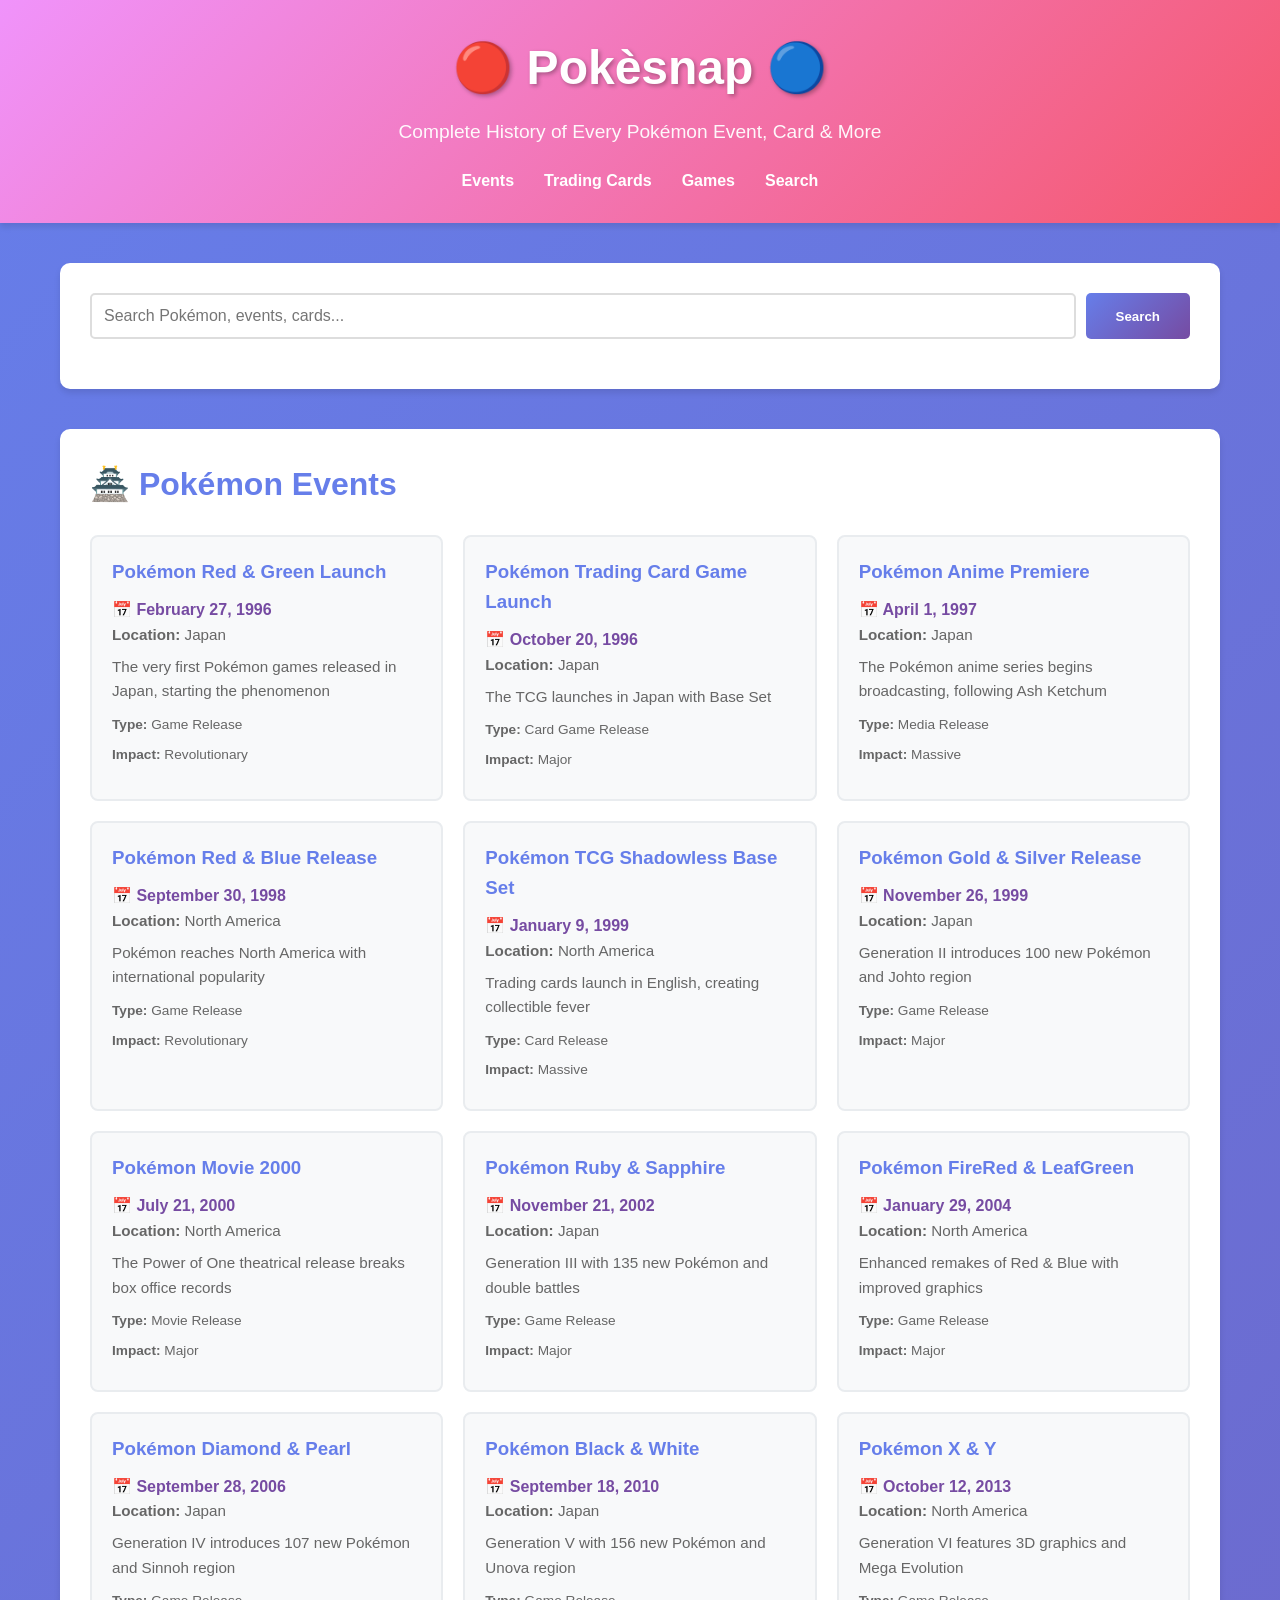
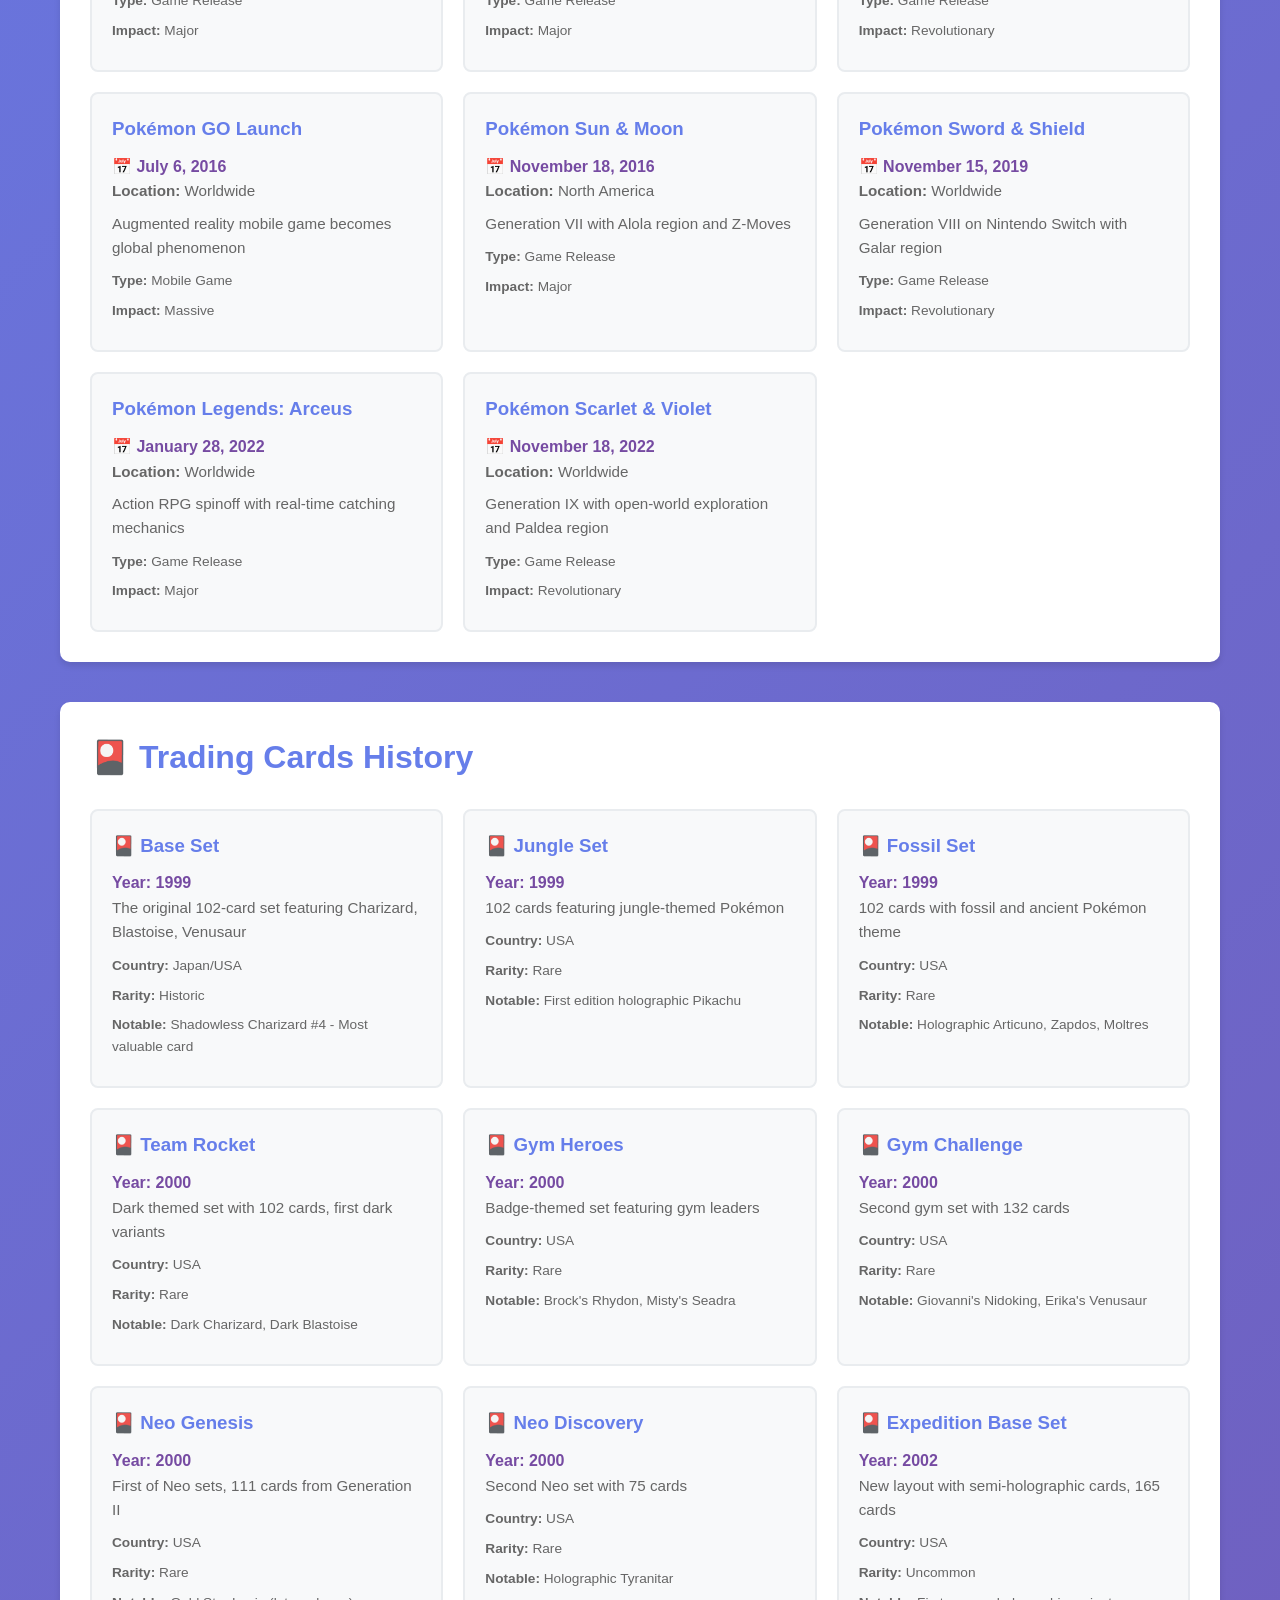
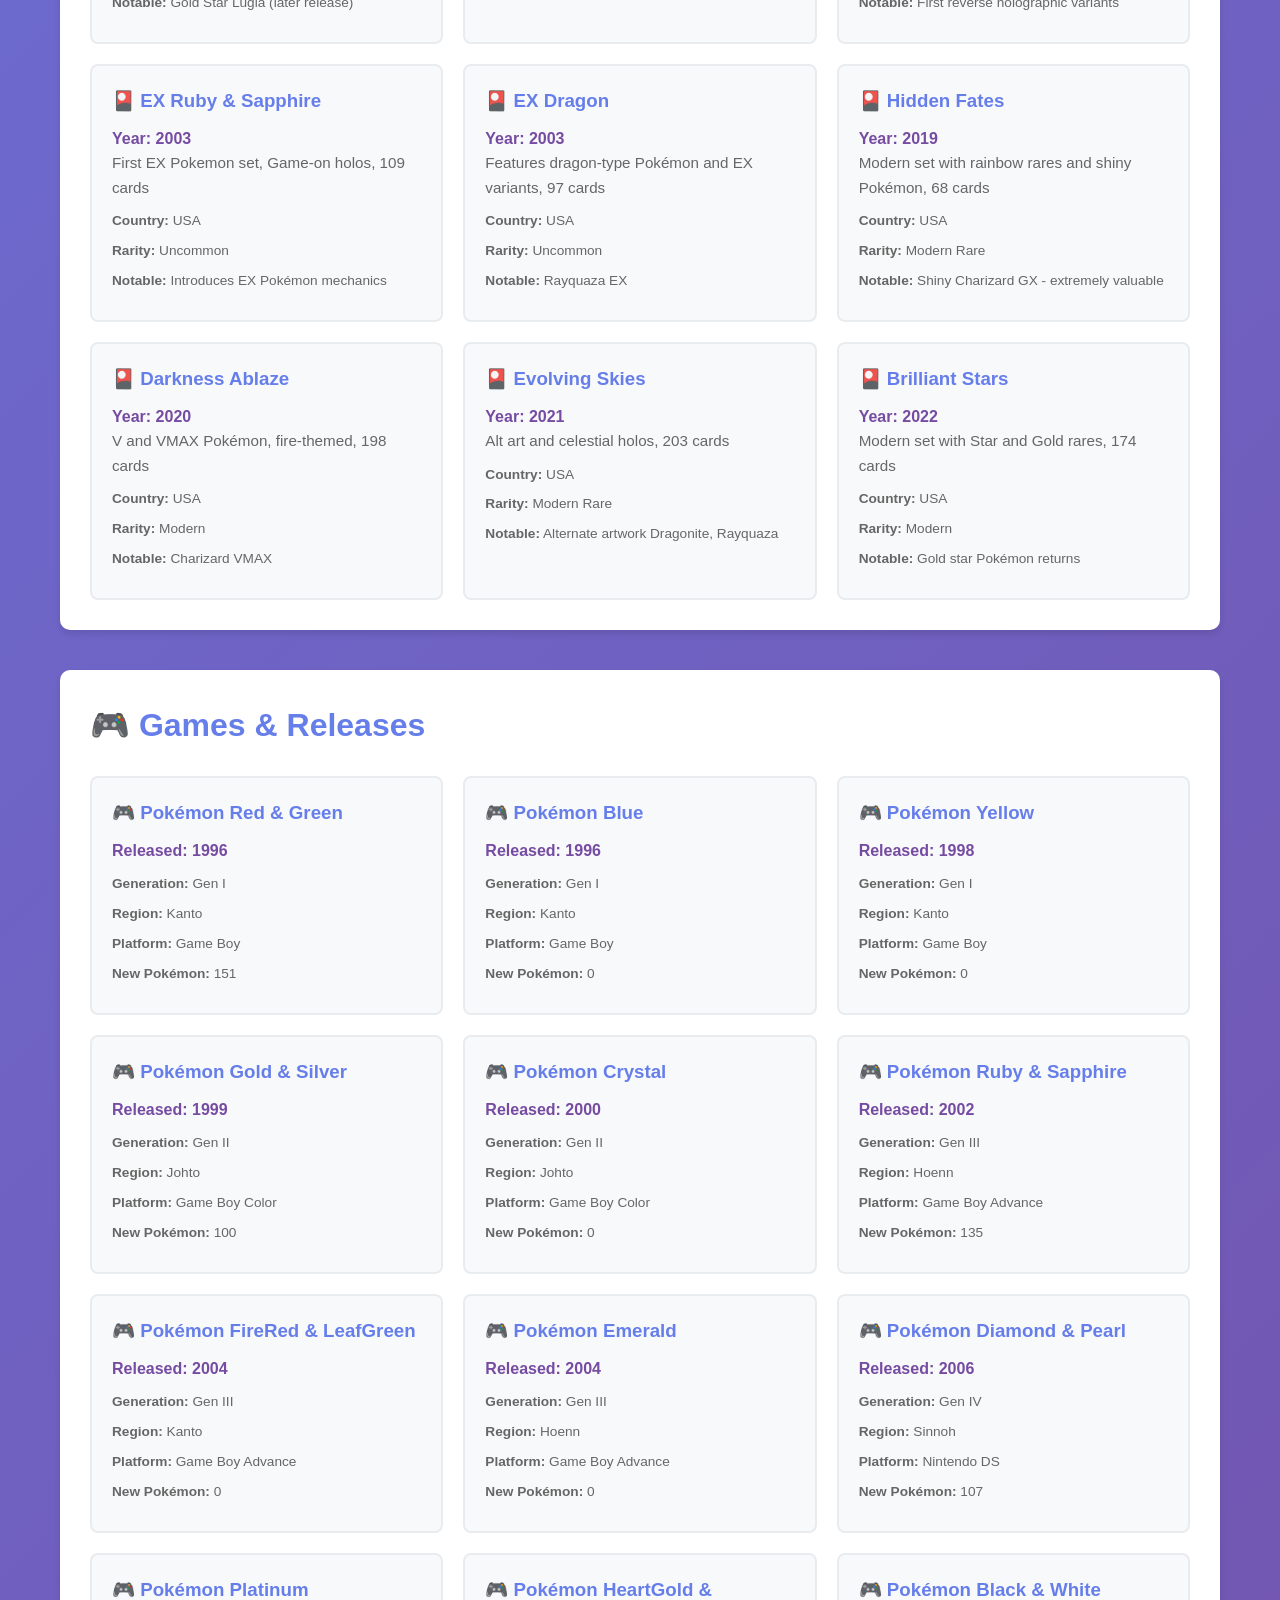
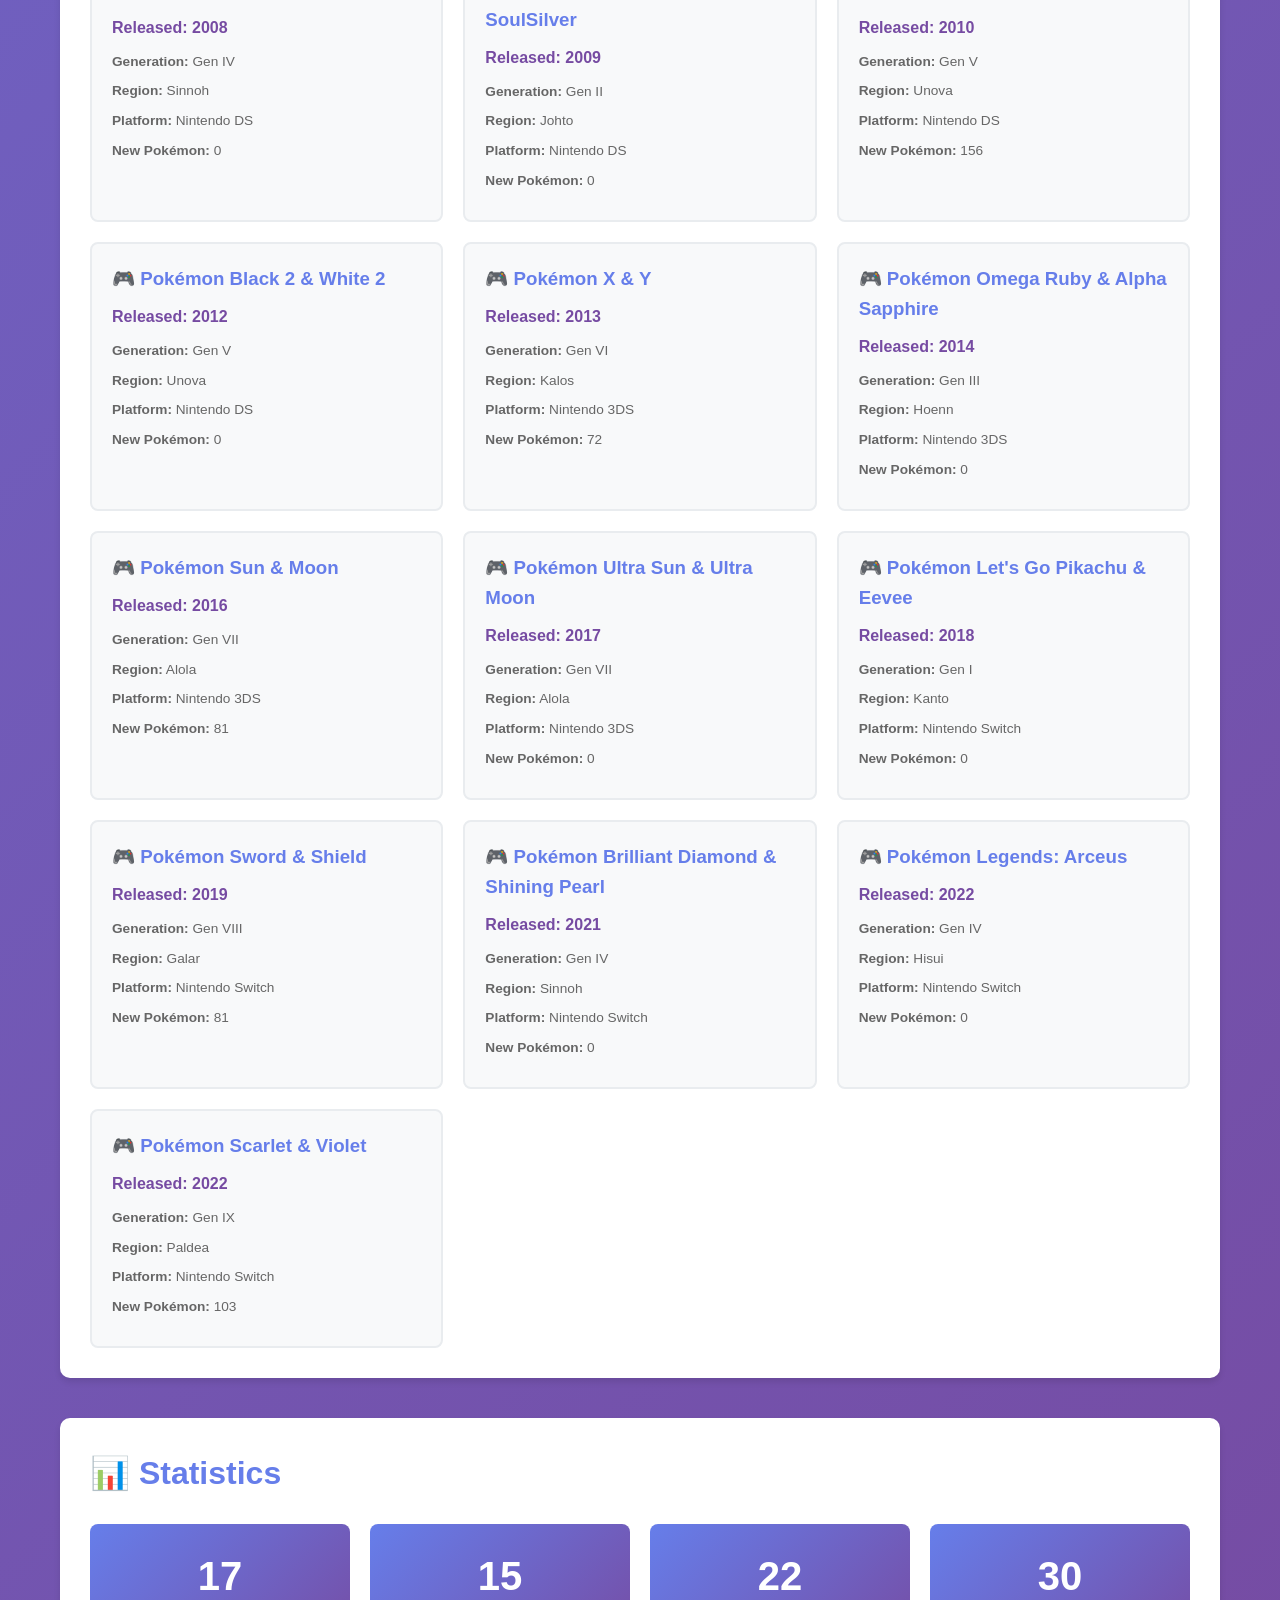
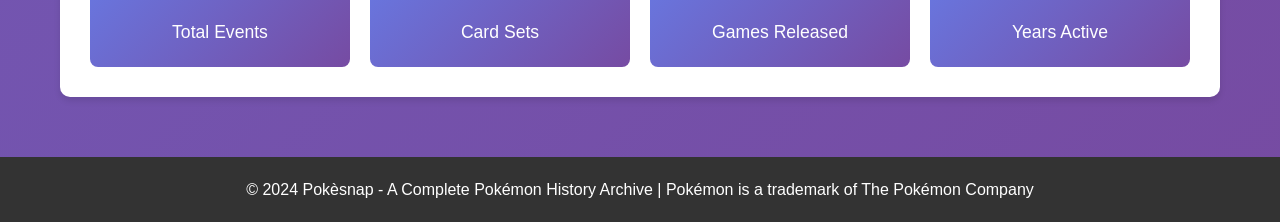
<file: index.html>
<!DOCTYPE html>
<html lang="en">
<head>
    <meta charset="UTF-8">
    <meta name="viewport" content="width=device-width, initial-scale=1.0">
    <title>Pokèsnap - Pokémon History Database</title>
    <link rel="stylesheet" href="styles.css">
</head>
<body>
    <header>
        <div class="header-content">
            <h1>🔴 Pokèsnap 🔵</h1>
            <p class="tagline">Complete History of Every Pokémon Event, Card & More</p>
        </div>
        <nav>
            <ul>
                <li><a href="#events">Events</a></li>
                <li><a href="#cards">Trading Cards</a></li>
                <li><a href="#games">Games</a></li>
                <li><a href="#search">Search</a></li>
            </ul>
        </nav>
    </header>

    <main>
        <section id="search" class="search-section">
            <div class="search-container">
                <input type="text" id="searchInput" placeholder="Search Pokémon, events, cards..." class="search-box">
                <button onclick="searchPokemon()">Search</button>
            </div>
            <div id="searchResults" class="results-container"></div>
        </section>

        <section id="events" class="section">
            <h2>🏯 Pokémon Events</h2>
            <div class="events-grid" id="eventsGrid"></div>
        </section>

        <section id="cards" class="section">
            <h2>🎴 Trading Cards History</h2>
            <div class="cards-grid" id="cardsGrid"></div>
        </section>

        <section id="games" class="section">
            <h2>🎮 Games & Releases</h2>
            <div class="games-grid" id="gamesGrid"></div>
        </section>

        <section id="stats" class="section">
            <h2>📊 Statistics</h2>
            <div class="stats-container" id="statsContainer"></div>
        </section>
    </main>

    <footer>
        <p>&copy; 2024 Pokèsnap - A Complete Pokémon History Archive | Pokémon is a trademark of The Pokémon Company</p>
    </footer>

    <script src="data.js"></script>
    <script src="script.js"></script>
</body>
</html>
</file>
<file: styles.css>
* {
    margin: 0;
    padding: 0;
    box-sizing: border-box;
}

body {
    font-family: 'Segoe UI', Tahoma, Geneva, Verdana, sans-serif;
    background: linear-gradient(135deg, #667eea 0%, #764ba2 100%);
    color: #333;
    line-height: 1.6;
}

header {
    background: linear-gradient(135deg, #f093fb 0%, #f5576c 100%);
    color: white;
    padding: 30px 20px;
    text-align: center;
    box-shadow: 0 4px 6px rgba(0, 0, 0, 0.1);
}

.header-content h1 {
    font-size: 3em;
    margin-bottom: 10px;
    text-shadow: 2px 2px 4px rgba(0, 0, 0, 0.3);
}

.tagline {
    font-size: 1.2em;
    opacity: 0.95;
}

nav ul {
    list-style: none;
    display: flex;
    justify-content: center;
    gap: 30px;
    margin-top: 20px;
    flex-wrap: wrap;
}

nav a {
    color: white;
    text-decoration: none;
    font-weight: bold;
    transition: opacity 0.3s;
}

nav a:hover {
    opacity: 0.8;
}

main {
    max-width: 1200px;
    margin: 40px auto;
    padding: 0 20px;
}

.search-section {
    background: white;
    padding: 30px;
    border-radius: 10px;
    box-shadow: 0 4px 6px rgba(0, 0, 0, 0.1);
    margin-bottom: 40px;
}

.search-container {
    display: flex;
    gap: 10px;
    margin-bottom: 20px;
}

.search-box {
    flex: 1;
    padding: 12px;
    border: 2px solid #ddd;
    border-radius: 5px;
    font-size: 1em;
    transition: border-color 0.3s;
}

.search-box:focus {
    outline: none;
    border-color: #667eea;
}

.search-container button {
    padding: 12px 30px;
    background: linear-gradient(135deg, #667eea 0%, #764ba2 100%);
    color: white;
    border: none;
    border-radius: 5px;
    cursor: pointer;
    font-weight: bold;
    transition: transform 0.2s;
}

.search-container button:hover {
    transform: scale(1.05);
}

.results-container {
    margin-top: 20px;
}

.section {
    background: white;
    padding: 30px;
    border-radius: 10px;
    margin-bottom: 40px;
    box-shadow: 0 4px 6px rgba(0, 0, 0, 0.1);
}

.section h2 {
    color: #667eea;
    margin-bottom: 25px;
    font-size: 2em;
}

.events-grid, .cards-grid, .games-grid {
    display: grid;
    grid-template-columns: repeat(auto-fill, minmax(280px, 1fr));
    gap: 20px;
}

.card {
    background: #f8f9fa;
    border: 2px solid #e9ecef;
    border-radius: 8px;
    padding: 20px;
    transition: all 0.3s;
    cursor: pointer;
}

.card:hover {
    transform: translateY(-5px);
    box-shadow: 0 8px 15px rgba(0, 0, 0, 0.2);
    border-color: #667eea;
}

.card h3 {
    color: #667eea;
    margin-bottom: 10px;
}

.card p {
    color: #666;
    margin-bottom: 8px;
    font-size: 0.95em;
}

.card .date {
    color: #764ba2;
    font-weight: bold;
    margin-top: 10px;
}

.card .details {
    color: #999;
    font-size: 0.9em;
    margin-top: 10px;
}

.stats-container {
    display: grid;
    grid-template-columns: repeat(auto-fit, minmax(200px, 1fr));
    gap: 20px;
}

.stat-box {
    background: linear-gradient(135deg, #667eea 0%, #764ba2 100%);
    color: white;
    padding: 20px;
    border-radius: 8px;
    text-align: center;
}

.stat-box h3 {
    font-size: 2.5em;
    margin-bottom: 10px;
}

.stat-box p {
    font-size: 1.1em;
}

footer {
    background: #333;
    color: white;
    text-align: center;
    padding: 20px;
    margin-top: 60px;
}

.result-item {
    background: #f0f0f0;
    padding: 15px;
    margin: 10px 0;
    border-radius: 5px;
    border-left: 4px solid #667eea;
}

.result-item h4 {
    color: #667eea;
    margin-bottom: 5px;
}

.result-item p {
    color: #666;
    font-size: 0.95em;
}

@media (max-width: 768px) {
    .header-content h1 {
        font-size: 2em;
    }

    nav ul {
        flex-direction: column;
        gap: 15px;
    }

    .events-grid, .cards-grid, .games-grid {
        grid-template-columns: 1fr;
    }

    .search-container {
        flex-direction: column;
    }
}
</file>
